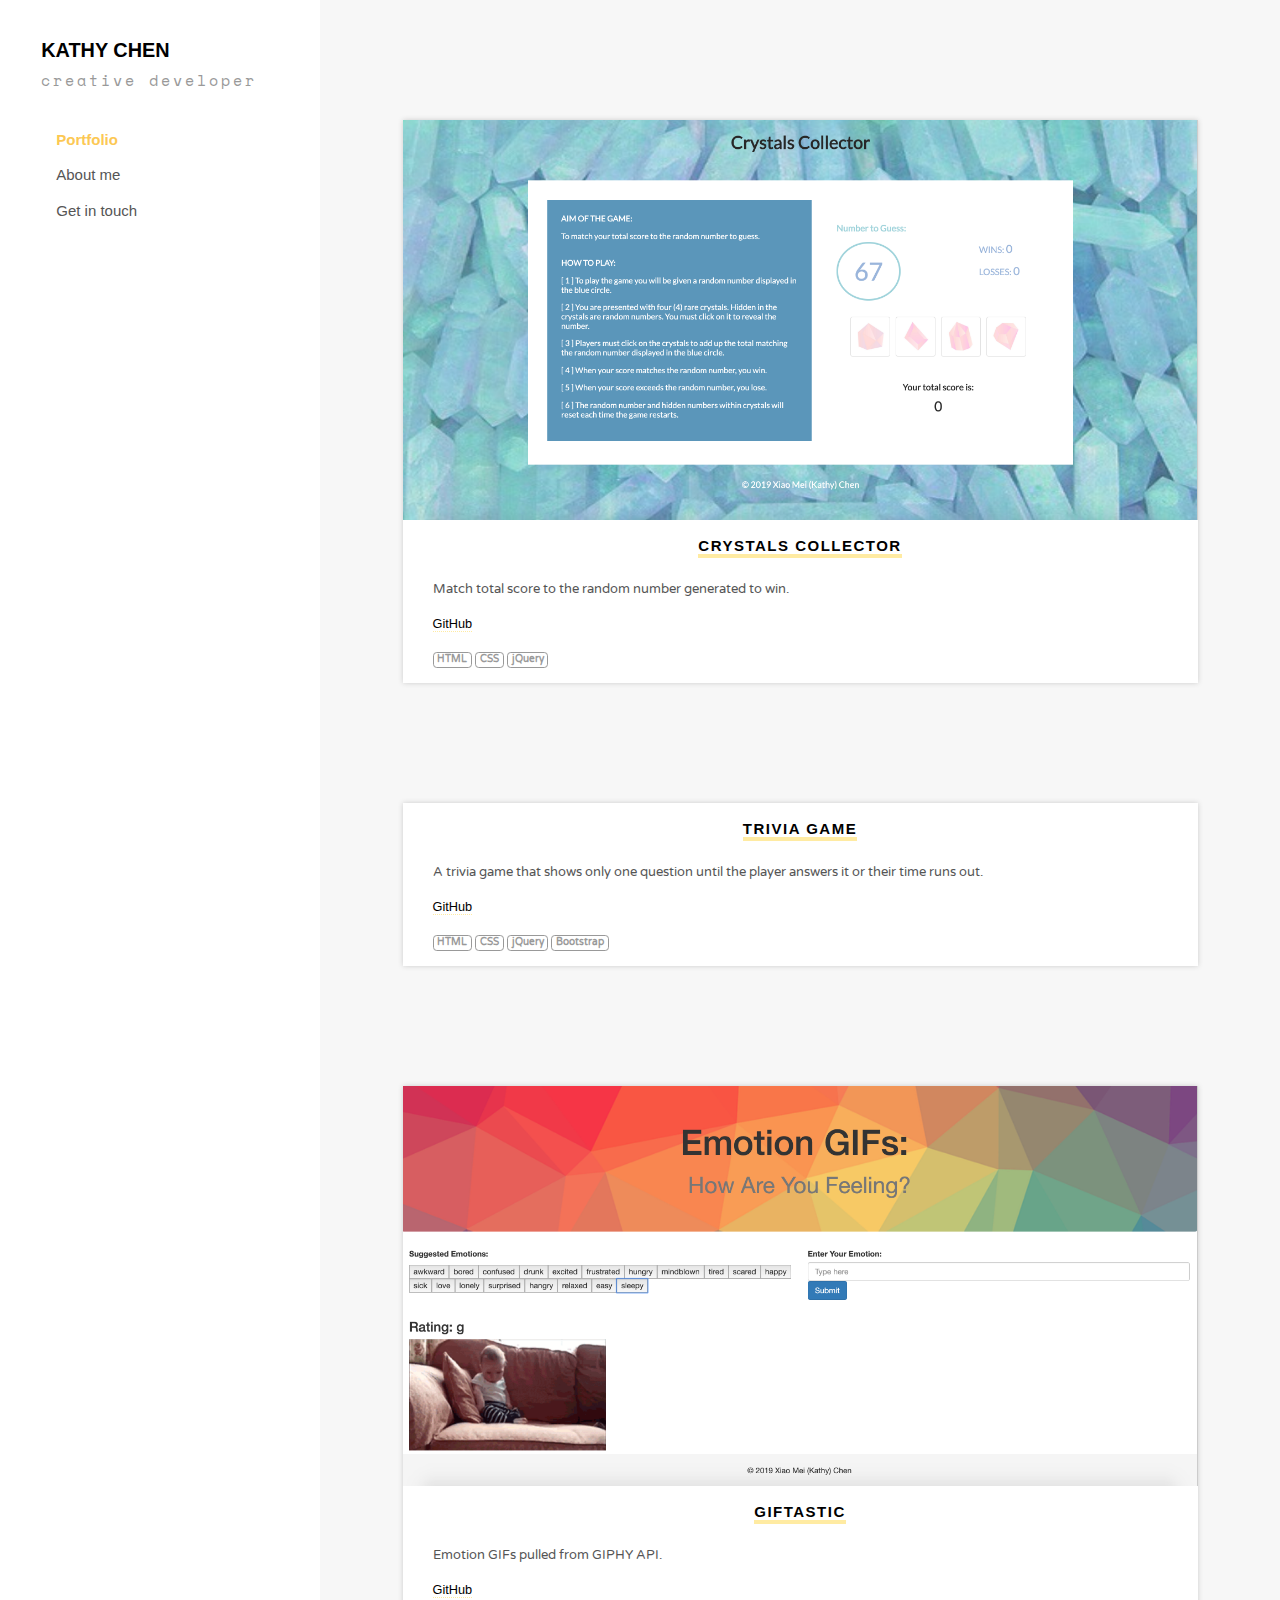
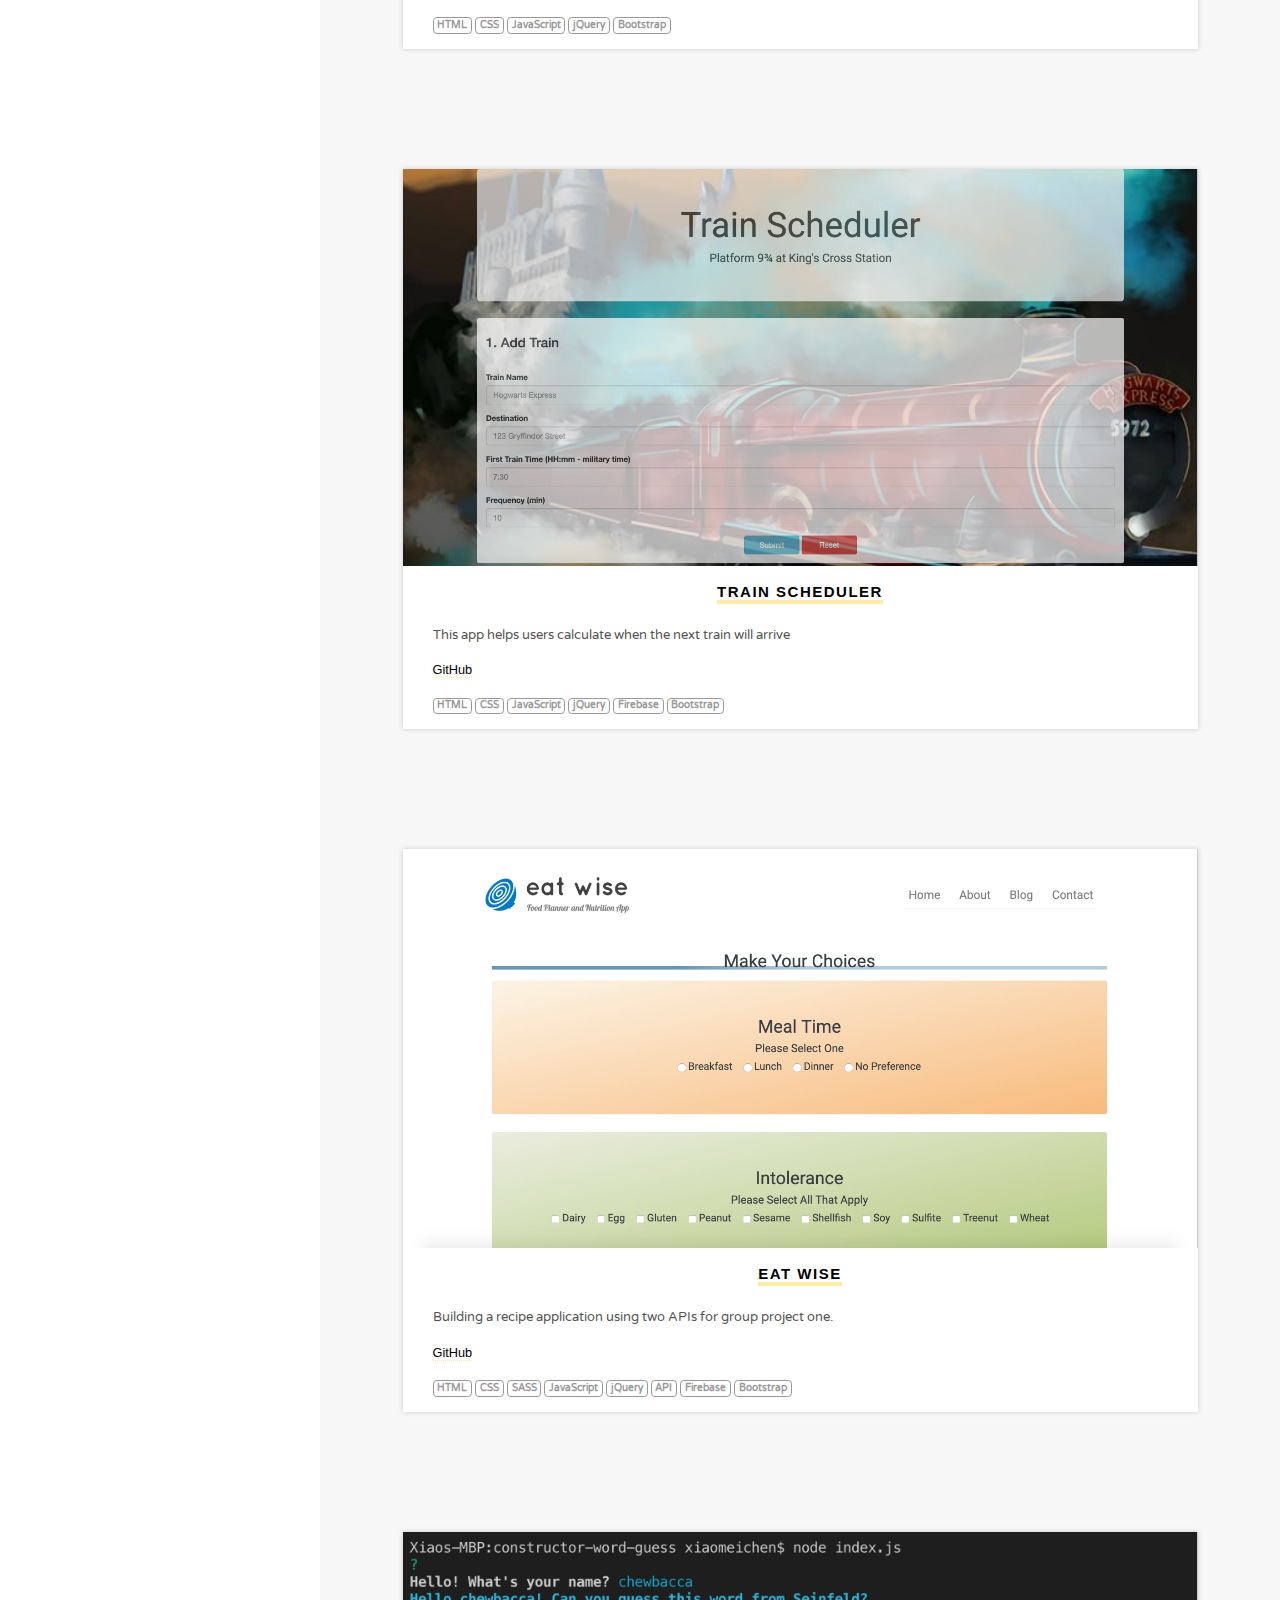
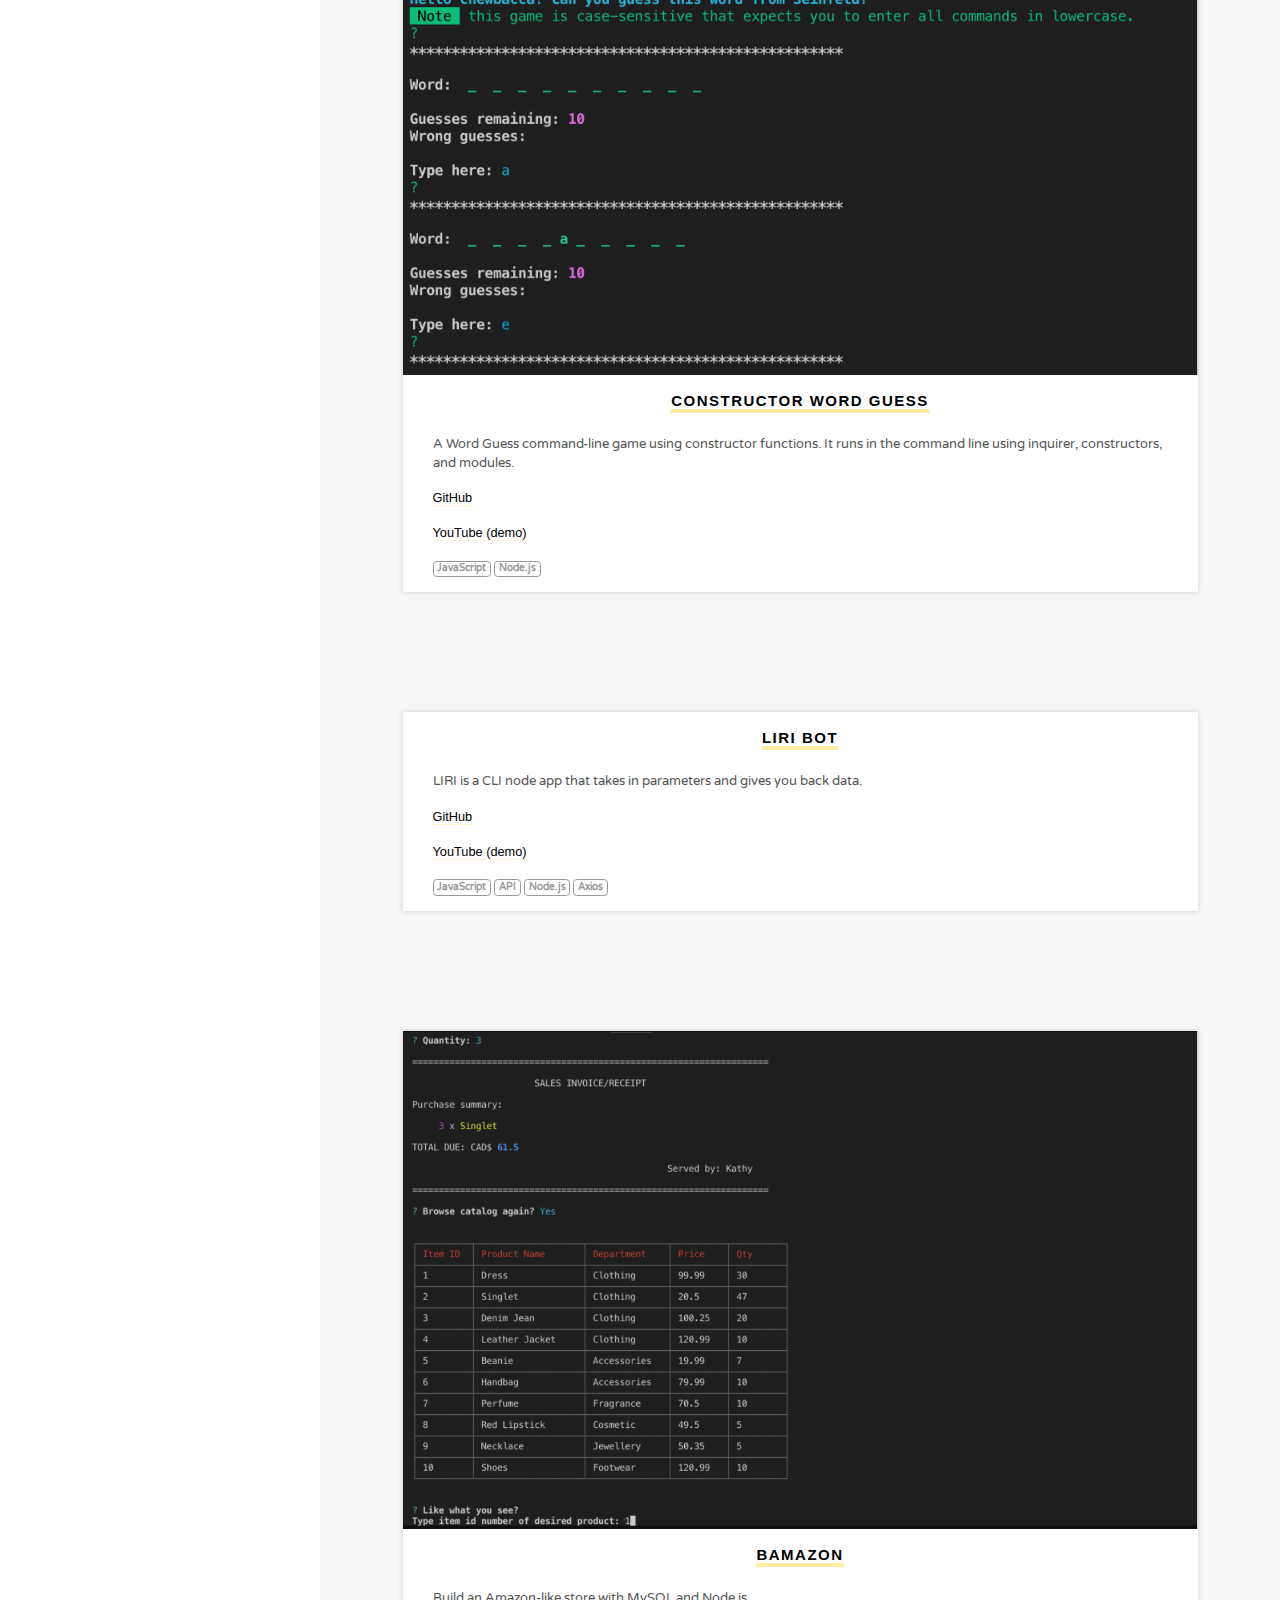
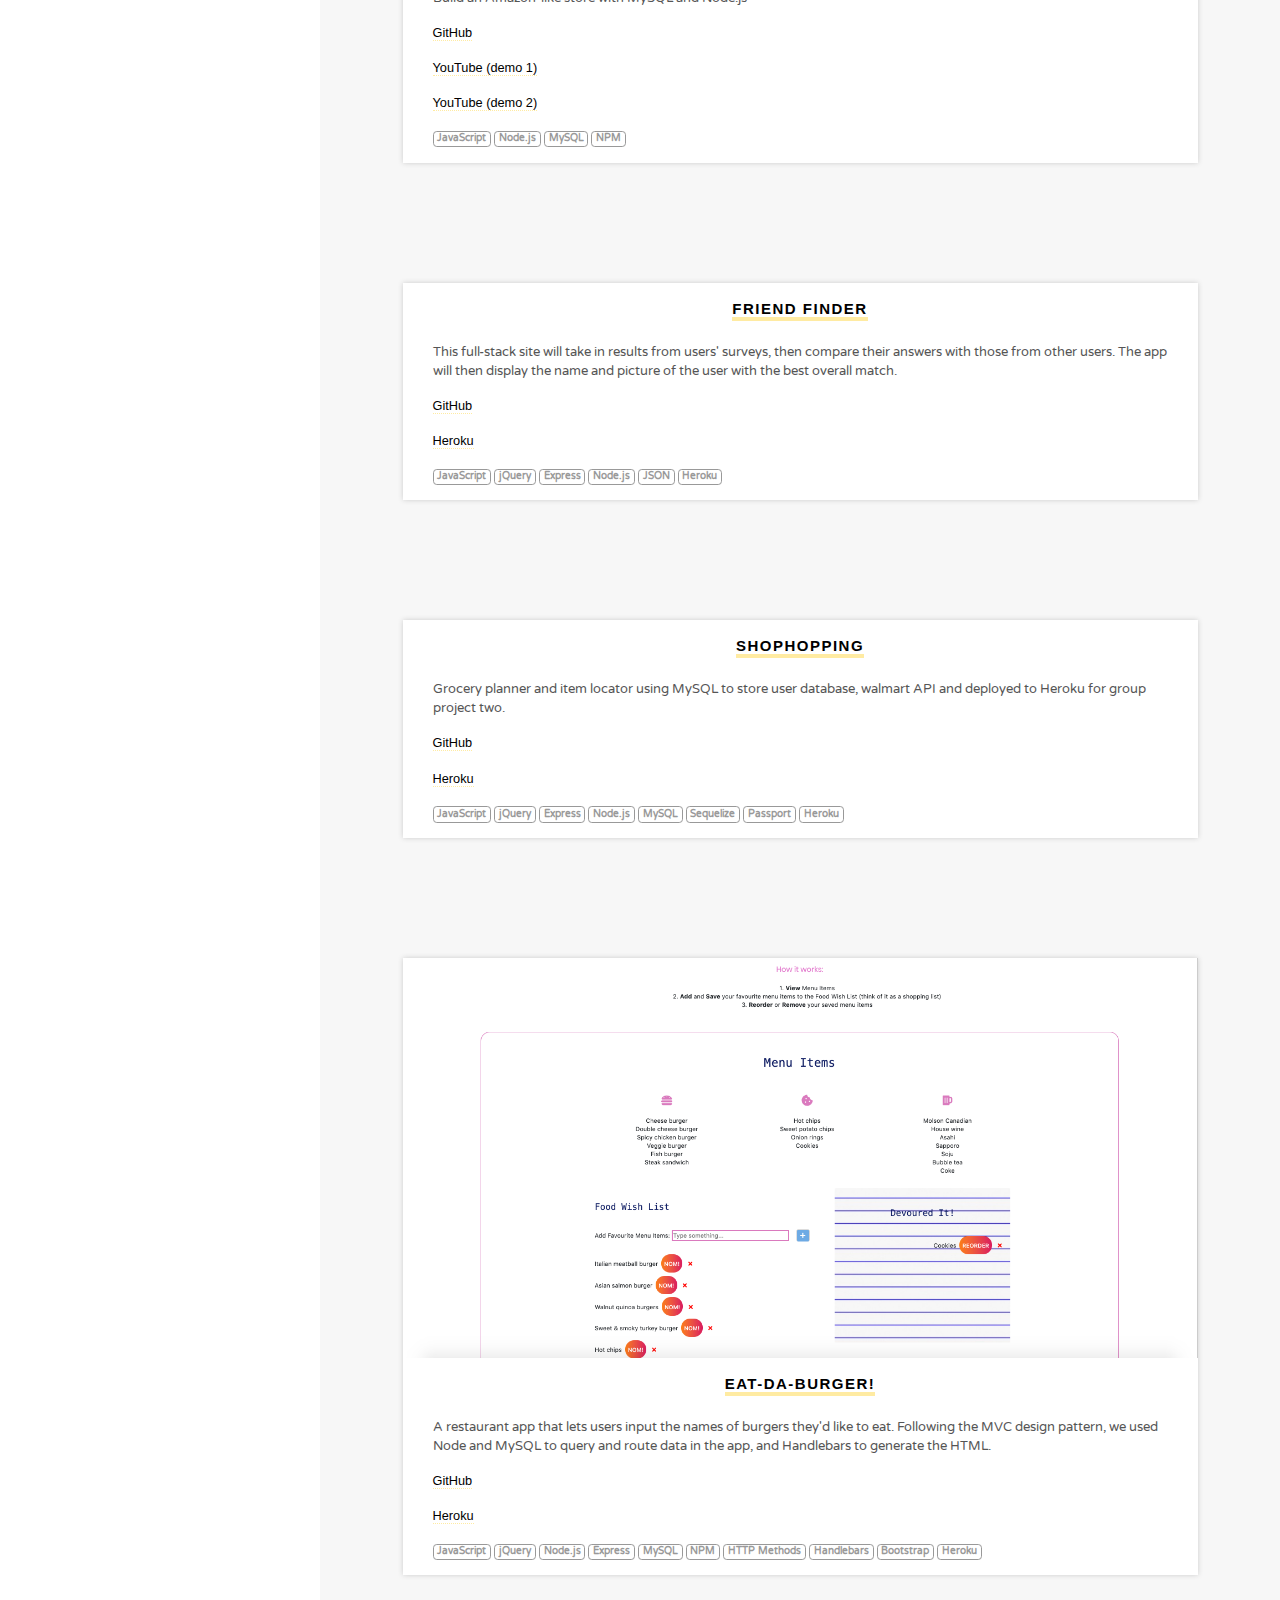
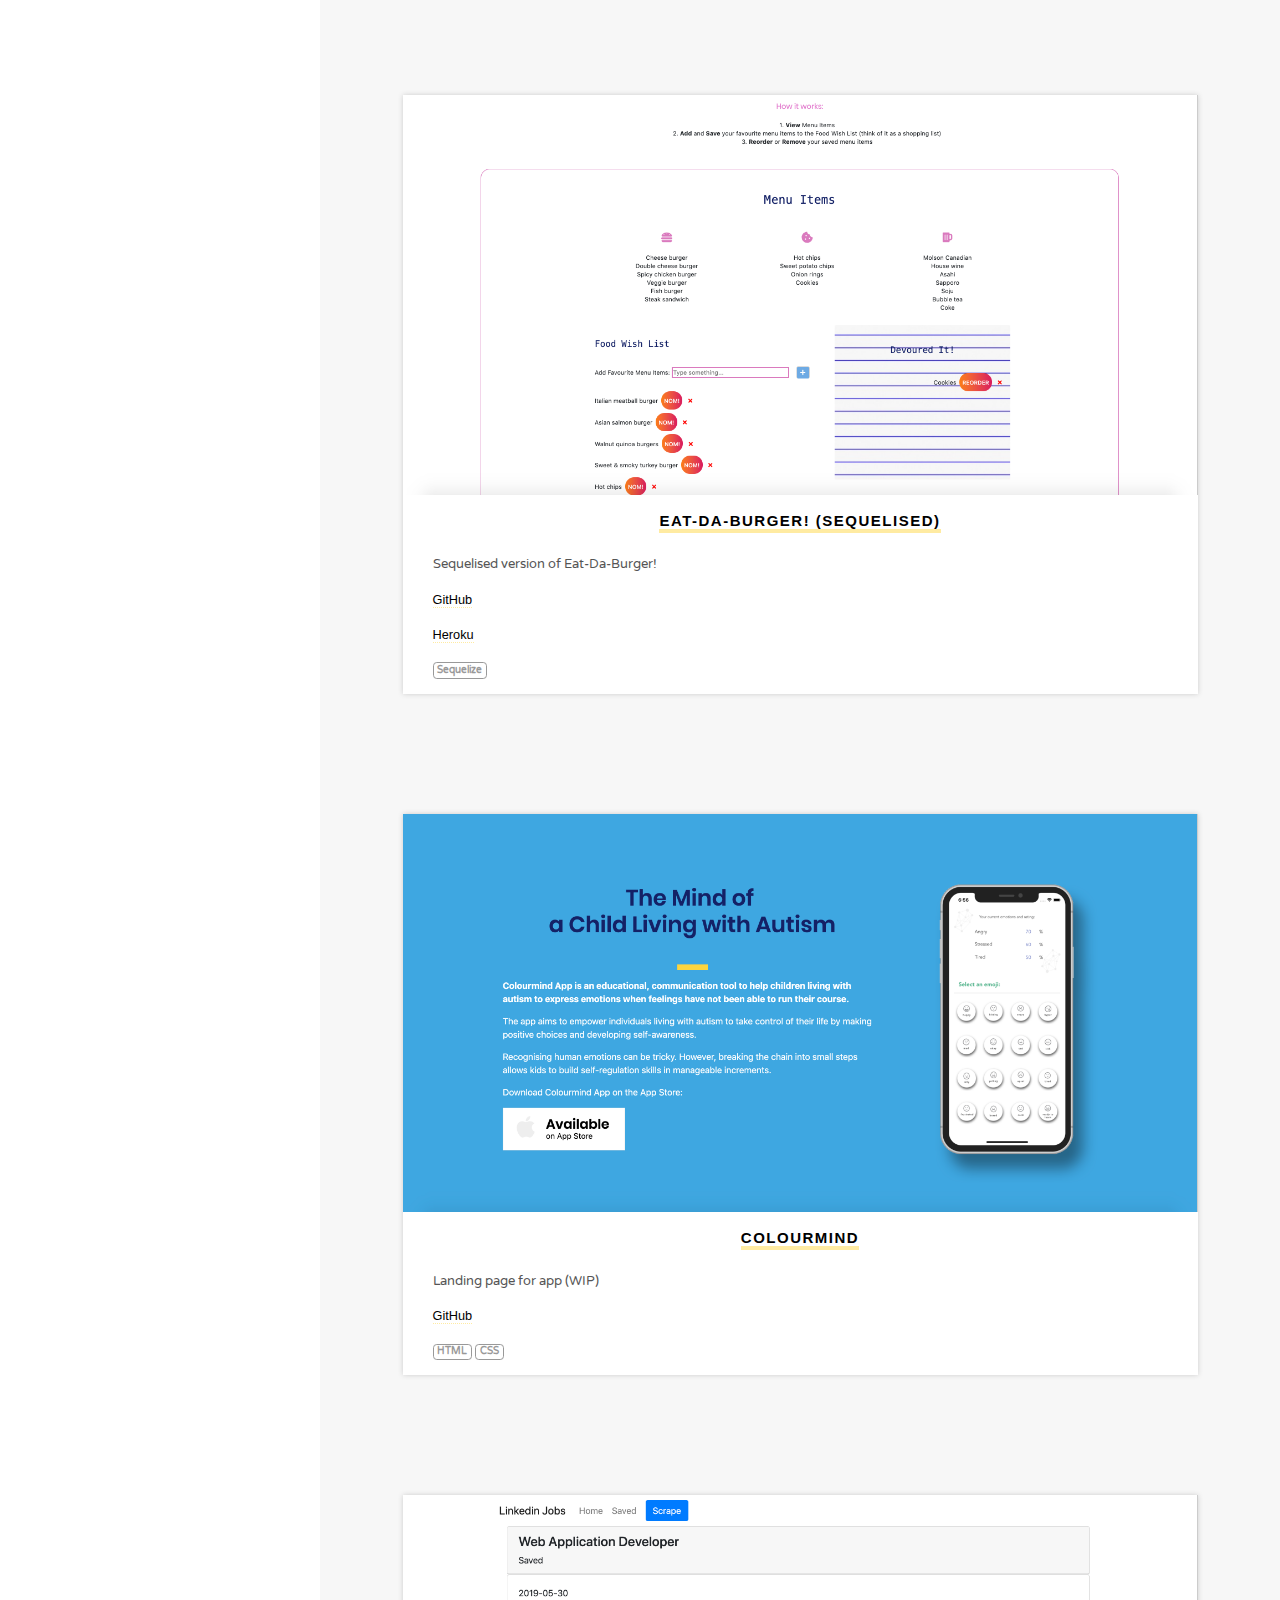
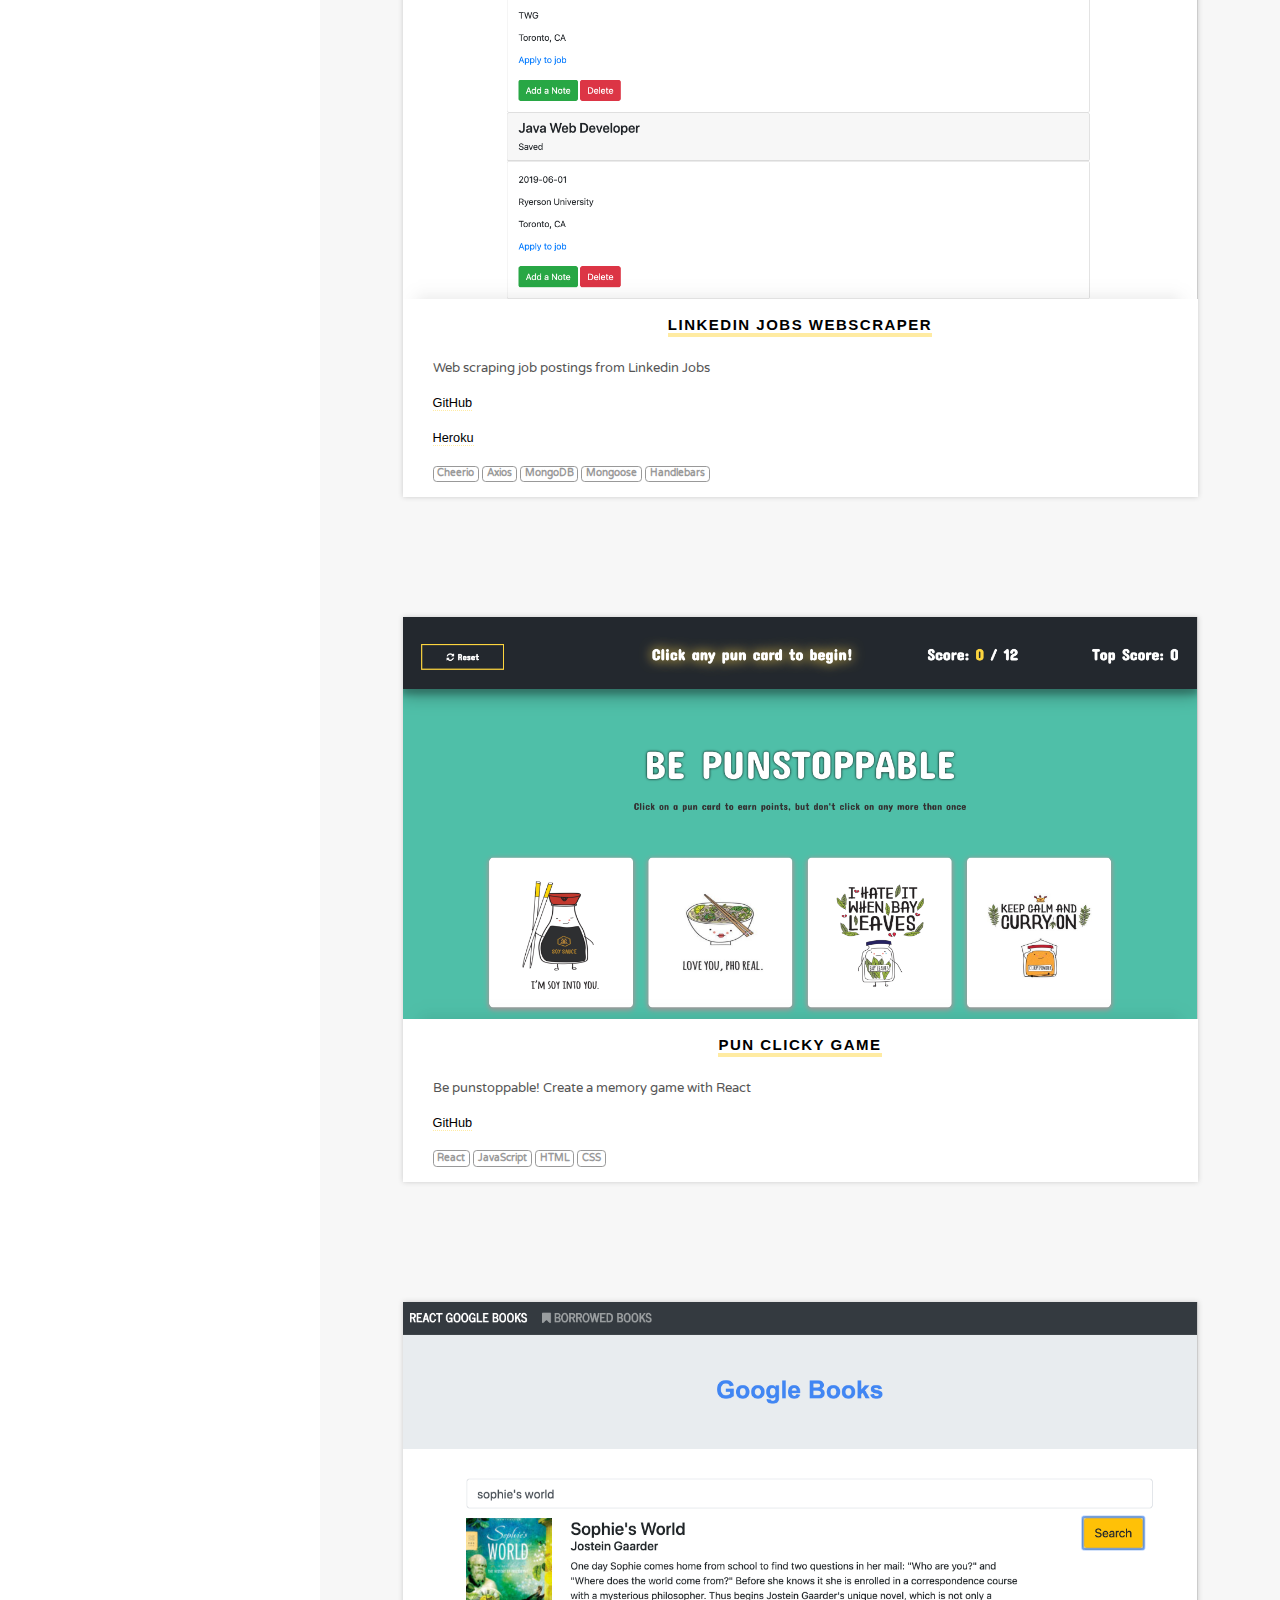
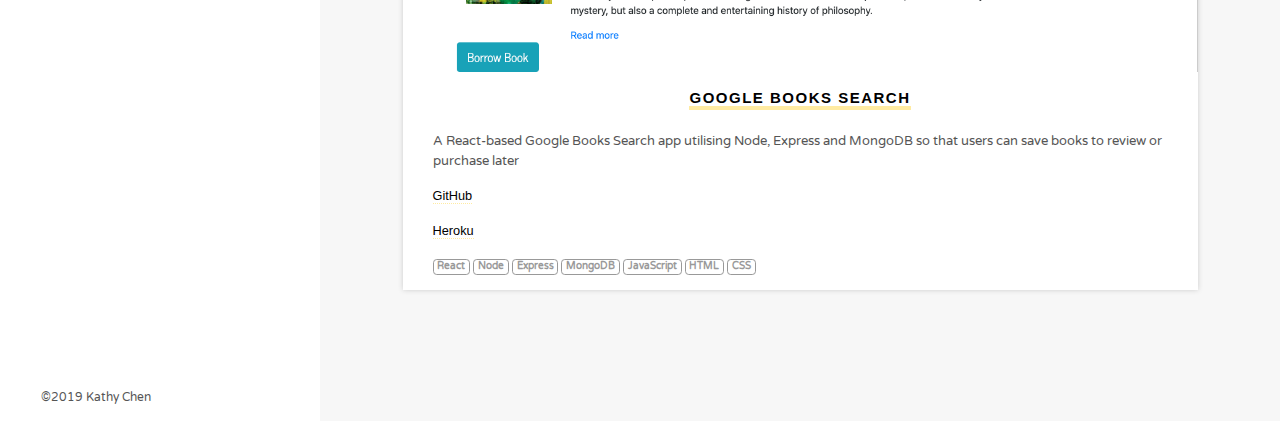
<file: index.html>
<!DOCTYPE html>
<html lang="en">

<head>

  <meta charset="UTF-8">
  <meta name="viewport" content="width=device-width, initial-scale=1, shrink-to-fit=no">
  <title>Kathy Chen • Portfolio</title>

  <!-- Favicon -->
  <link rel="shortcut icon" href="favicon.ico" type="image/x-icon" sizes="16x16">

  <!-- JavaScript File -->
  <script src="./assets/js/main.js"></script>

  <!-- Stylesheet -->
  <link rel="stylesheet" type="text/css" href="./assets/css/style.css">

  <!-- Font Awesome -->
  <link rel="stylesheet" href="https://use.fontawesome.com/releases/v5.8.2/css/all.css"
    integrity="sha384-oS3vJWv+0UjzBfQzYUhtDYW+Pj2yciDJxpsK1OYPAYjqT085Qq/1cq5FLXAZQ7Ay" crossorigin="anonymous">

  <!-- Boostrap -->
  <link rel="stylesheet" href="https://stackpath.bootstrapcdn.com/bootstrap/4.3.1/css/bootstrap.min.css"
    integrity="sha384-ggOyR0iXCbMQv3Xipma34MD+dH/1fQ784/j6cY/iJTQUOhcWr7x9JvoRxT2MZw1T" crossorigin="anonymous">

  <!-- Google Fonts -->
  <link href="https://fonts.googleapis.com/css?family=Dancing+Script|Gochi+Hand|Lobster+Two" rel="stylesheet">
  <link href="https://fonts.googleapis.com/css?family=Poppins:300,500,600" rel="stylesheet">
  <link href="https://fonts.googleapis.com/css?family=Varela+Round&display=swap" rel="stylesheet">
  <link href="https://fonts.googleapis.com/css?family=Space+Mono&display=swap" rel="stylesheet">
</head>

<body>
  <div id="all">
    <div class="container-fluid">
      <div class="row">
        <!-- Side Nav Bar -->
        <div id="sidebar" class="col-md-4 col-lg-3">
          <div class="sidebar-content">
            <h1 class="sidebar-heading"><a href="index.html">Kathy Chen</a></h1>
            <p class="sidebar-p">creative <i class="fas fa-times"></i> developer</p>
            <ul class="sidebar-menu">
              <!-- Home -->
              <li class="sidebar-item"><a href="index.html" class="sidebar-link active"><i
                    class="fas fa-angle-right"></i> Portfolio</a></li>
              <!-- About -->
              <li class="sidebar-item"></i><a href="about.html" class="sidebar-link"><i class="fas fa-angle-right"></i>
                  About me</a></li>
              <!-- Contact -->
              <li class="sidebar-item"></i><a href="contact.html" class="sidebar-link"><i
                    class="fas fa-angle-right"></i>
                  Get in touch</a></li>
            </ul>
            <div class="copyright text-left">
              <p>&copy;2019 Kathy Chen</p>
            </div>
            <!-- <p class="social">
              <a href="https://www.linkedin.com/in/kathychen89/"><i class="fab fa-linkedin"></i></a>
              <a href="https://github.com/xmkchen"><i class="fab fa-github"></i></a>
              <a href="mailto:kathychen.social@gmail.com" class="email"><i class="fa fa-envelope"></i></a>
            </p> -->
          </div>
        </div>
        <!--./ Side Nav Bar -->

        <!-- Portfolio -->
        <div class="col-md-8 col-lg-9 content-column">
          <div class="row grid">
            <!-- <h1>Portfolio</h1> -->
            <div class="col-md-12 col-lg-12 p-5">
              <div class="box-masonry"> <a href="https://xmkchen.github.io/unit-4-game" title=""
                  class="box-masonry-image with-hover-overlay with-hover-icon"><img
                    src="assets/images/crystals-collector.png" alt="" class="img-fluid"></a>
                <div class="box-masonry-text">
                  <h4> <a href="https://xmkchen.github.io/unit-4-game">Crystals Collector</a></h4>
                  <p>Match total score to the random number generated to win.
                    <p><a href="https://github.com/xmkchen/unit-4-game"> GitHub</a>
                    </p>
                    <span class="badge badge-default badge-outlined">HTML</span>
                    <span class="badge badge-default badge-outlined">CSS</span>
                    <span class="badge badge-default badge-outlined">jQuery</span>
                </div>
              </div>
            </div>
            <div class="col-md-12 col-lg-12 p-5">
              <div class="box-masonry">
                <div class="box-masonry-text">
                  <h4> <a href="https://xmkchen.github.io/TriviaGame">Trivia Game</a></h4>
                  <p>A trivia game that shows only one question until the player answers it or their time runs out.
                    <p><a href="https://github.com/xmkchen/TriviaGame"> GitHub</a>
                    </p>
                    <span class="badge badge-default badge-outlined">HTML</span>
                    <span class="badge badge-default badge-outlined">CSS</span>
                    <span class="badge badge-default badge-outlined">jQuery</span>
                    <span class="badge badge-default badge-outlined">Bootstrap</span>
                </div>
              </div>
            </div>
            <div class="col-md-12 col-lg-12 p-5">
              <div class="box-masonry"> <a href="https://xmkchen.github.io/GifTastic/" title=""
                  class="box-masonry-image with-hover-overlay with-hover-icon"><img src="assets/images/giftastic.png"
                    alt="" class="img-fluid"></a>
                <div class="box-masonry-text">
                  <h4> <a href="https://xmkchen.github.io/GifTastic/">Giftastic</a></h4>
                  <p>Emotion GIFs pulled from GIPHY API.
                    <p><a href="https://github.com/xmkchen/GifTastic"> GitHub</a>
                    </p>
                    <span class="badge badge-default badge-outlined">HTML</span>
                    <span class="badge badge-default badge-outlined">CSS</span>
                    <span class="badge badge-default badge-outlined">JavaScript</span>
                    <span class="badge badge-default badge-outlined">jQuery</span>
                    <span class="badge badge-default badge-outlined">Bootstrap</span>
                </div>
              </div>
            </div>
            <div class="col-md-12 col-lg-12 p-5">
              <div class="box-masonry"> <a href="https://xmkchen.github.io/TrainScheduler/" title=""
                  class="box-masonry-image with-hover-overlay with-hover-icon"><img
                    src="assets/images/train-scheduler.png" alt="" class="img-fluid"></a>
                <div class="box-masonry-text">
                  <h4> <a href="https://xmkchen.github.io/TrainScheduler/">Train Scheduler</a></h4>
                  <p>This app helps users calculate when the next train will arrive
                    <p><a href="https://github.com/xmkchen/TrainScheduler">
                        GitHub</a>
                    </p>
                    <span class="badge badge-default badge-outlined">HTML</span>
                    <span class="badge badge-default badge-outlined">CSS</span>
                    <span class="badge badge-default badge-outlined">JavaScript</span>
                    <span class="badge badge-default badge-outlined">jQuery</span>
                    <span class="badge badge-default badge-outlined">Firebase</span>
                    <span class="badge badge-default badge-outlined">Bootstrap</span>
                </div>
              </div>
            </div>
            <div class="col-md-12 col-lg-12 p-5">
              <div class="box-masonry"> <a href="https://amandat85.github.io/eat-wise/" title=""
                  class="box-masonry-image with-hover-overlay with-hover-icon"><img src="assets/images/eat-wise.png"
                    alt="" class="img-fluid"></a>
                <div class="box-masonry-text">
                  <h4> <a href="https://amandat85.github.io/eat-wise/">Eat Wise</a></h4>
                  <p>Building a recipe application using two APIs for group project one.
                    <p><a href="https://github.com/amandat85/eat-wise"> GitHub</a>
                    </p>
                    <span class="badge badge-default badge-outlined">HTML</span>
                    <span class="badge badge-default badge-outlined">CSS</span>
                    <span class="badge badge-default badge-outlined">SASS</span>
                    <span class="badge badge-default badge-outlined">JavaScript</span>
                    <span class="badge badge-default badge-outlined">jQuery</span>
                    <span class="badge badge-default badge-outlined">API</span>
                    <span class="badge badge-default badge-outlined">Firebase</span>
                    <span class="badge badge-default badge-outlined">Bootstrap</span>
                </div>
              </div>
            </div>
            <div class="col-md-12 col-lg-12 p-5">
              <div class="box-masonry"> <a href="https://github.com/xmkchen/constructor-word-guess" title=""
                  class="box-masonry-image with-hover-overlay with-hover-icon"><img
                    src="assets/images/constructor-word-guess.png" alt="" class="img-fluid"></a>
                <div class="box-masonry-text">
                  <h4> <a href="https://github.com/xmkchen/constructor-word-guess">Constructor Word Guess</a></h4>
                  <p>A Word Guess command-line game using constructor functions. It runs in the command line using
                    inquirer, constructors, and modules.
                    <p><a href="https://github.com/xmkchen/constructor-word-guess">
                        GitHub</a>
                    </p>
                    <p><a href="https://youtu.be/X8mk8gZmbDc"> YouTube (demo)</a>
                    </p>
                    <span class="badge badge-default badge-outlined">JavaScript</span>
                    <span class="badge badge-default badge-outlined">Node.js</span>
                </div>
              </div>
            </div>
            <div class="col-md-12 col-lg-12 p-5">
              <div class="box-masonry">
                <div class="box-masonry-text">
                  <h4> <a href="https://github.com/xmkchen/liri-node-app">LIRI Bot</a></h4>
                  <p>LIRI is a CLI node app that takes in parameters and gives you back data.
                    <p><a href="https://github.com/xmkchen/liri-node-app">
                        GitHub</a>
                    </p>
                    <p><a href="https://youtu.be/mys_RsMbCaE"> YouTube (demo)</a>
                    </p>
                    <span class="badge badge-default badge-outlined">JavaScript</span>
                    <span class="badge badge-default badge-outlined">API</span>
                    <span class="badge badge-default badge-outlined">Node.js</span>
                    <span class="badge badge-default badge-outlined">Axios</span>
                </div>
              </div>
            </div>
            <div class="col-md-12 col-lg-12 p-5">
              <div class="box-masonry"> <a href="https://github.com/xmkchen/bamazon" title=""
                  class="box-masonry-image with-hover-overlay with-hover-icon"><img src="assets/images/bamazon.png"
                    alt="" class="img-fluid"></a>
                <div class="box-masonry-text">
                  <h4><a href="https://github.com/xmkchen/bamazon">Bamazon</a></h4>
                  <p>Build an Amazon-like store with MySQL and Node.js</p>
                  <p><a href="https://github.com/xmkchen/bamazon">
                      GitHub</a>
                  </p>
                  <p><a href="https://youtu.be/OdQXpKfSzzA"> YouTube (demo 1)</a>
                  </p>
                  <p><a href="https://youtu.be/80f-NdNUz2U"> YouTube (demo 2)</a>
                  </p>
                  <span class="badge badge-default badge-outlined">JavaScript</span>
                  <span class="badge badge-default badge-outlined">Node.js</span>
                  <span class="badge badge-default badge-outlined">MySQL</span>
                  <span class="badge badge-default badge-outlined">NPM</span>
                </div>
              </div>
            </div>
            <div class="col-md-12 col-lg-12 p-5">
              <div class="box-masonry">
                <div class="box-masonry-text">
                  <h4> <a href="https://hello-friend-finder.herokuapp.com/">Friend Finder</a></h4>
                  <p>This full-stack site will take in results from users' surveys, then compare their answers with
                    those from other users. The app will then display the name and picture of the user with the best
                    overall match.</p>
                  <p><a href="https://github.com/xmkchen/friend-finder">
                      GitHub</a></p>
                  <p><a href="https://hello-friend-finder.herokuapp.com/">
                      Heroku</a></p>
                  <span class="badge badge-default badge-outlined">JavaScript</span>
                  <span class="badge badge-default badge-outlined">jQuery</span>
                  <span class="badge badge-default badge-outlined">Express</span>
                  <span class="badge badge-default badge-outlined">Node.js</span>
                  <span class="badge badge-default badge-outlined">JSON</span>
                  <span class="badge badge-default badge-outlined">Heroku</span>
                </div>
              </div>
            </div>
            <div class="col-md-12 col-lg-12 p-5">
              <div class="box-masonry">
                <div class="box-masonry-text">
                  <h4> <a href="https://grocery4less.herokuapp.com/">ShopHopping</a></h4>
                  <p>Grocery planner and item locator using MySQL to store user database, walmart API and deployed to
                    Heroku for group project two.</p>
                  <p><a href="https://github.com/legendarybrij/Project-2">
                      GitHub</a></p>
                  <p></i><a href="https://grocery4less.herokuapp.com/">
                      Heroku</a></p>
                  <span class="badge badge-default badge-outlined">JavaScript</span>
                  <span class="badge badge-default badge-outlined">jQuery</span>
                  <span class="badge badge-default badge-outlined">Express</span>
                  <span class="badge badge-default badge-outlined">Node.js</span>
                  <span class="badge badge-default badge-outlined">MySQL</span>
                  <span class="badge badge-default badge-outlined">Sequelize</span>
                  <span class="badge badge-default badge-outlined">Passport</span>
                  <span class="badge badge-default badge-outlined">Heroku</span>
                </div>
              </div>
            </div>
            <div class="col-md-12 col-lg-12 p-5">
              <div class="box-masonry"> <a href="https://hello-burger-2.herokuapp.com/" title=""
                  class="box-masonry-image with-hover-overlay with-hover-icon"><img
                    src="assets/images/eat-da-burger.png" alt="" class="img-fluid"></a>
                <div class="box-masonry-text">
                  <h4> <a href="https://hello-burger-2.herokuapp.com/">Eat-Da-Burger!</a></h4>
                  <p>A restaurant app that lets users input the names of burgers they'd like to eat.
                    Following the MVC design pattern, we used Node and MySQL to query and route data in the app, and
                    Handlebars to generate the HTML.</p>
                  <p><a href="https://github.com/xmkchen/burger2">
                      GitHub</a>
                  </p>
                  <p></i><a href="https://hello-burger-2.herokuapp.com/">
                      Heroku</a></p>
                  <span class="badge badge-default badge-outlined">JavaScript</span>
                  <span class="badge badge-default badge-outlined">jQuery</span>
                  <span class="badge badge-default badge-outlined">Node.js</span>
                  <span class="badge badge-default badge-outlined">Express</span>
                  <span class="badge badge-default badge-outlined">MySQL</span>
                  <span class="badge badge-default badge-outlined">NPM</span>
                  <span class="badge badge-default badge-outlined">HTTP Methods</span>
                  <span class="badge badge-default badge-outlined">Handlebars</span>
                  <span class="badge badge-default badge-outlined">Bootstrap</span>
                  <span class="badge badge-default badge-outlined">Heroku</span>
                </div>
              </div>
            </div>
            <div class="col-md-12 col-lg-12 p-5">
              <div class="box-masonry"> <a href="https://hello-sequelised-burger.herokuapp.com/" title=""
                  class="box-masonry-image with-hover-overlay with-hover-icon"><img
                    src="assets/images/eat-da-burger.png" alt="" class="img-fluid"></a>
                <div class="box-masonry-text">
                  <h4> <a href="https://hello-sequelised-burger.herokuapp.com">Eat-Da-Burger! (Sequelised)</a></h4>
                  <p>Sequelised version of Eat-Da-Burger!</p>
                  <p><a href="https://github.com/xmkchen/sequelisedBurger">
                      GitHub</a>
                  </p>
                  <p><a href="https://hello-sequelised-burger.herokuapp.com">
                      Heroku</a></p>
                  <span class="badge badge-default badge-outlined">Sequelize</span>
                </div>
              </div>
            </div>
            <div class="col-md-12 col-lg-12 p-5">
              <div class="box-masonry"> <a href="https://github.com/xmkchen/colourmind" title=""
                  class="box-masonry-image with-hover-overlay with-hover-icon"><img src="assets/images/colourmind.png"
                    alt="" class="img-fluid"></a>
                <div class="box-masonry-text">
                  <h4> <a href="https://github.com/xmkchen/colourmind">Colourmind</a></h4>
                  <p>Landing page for app (WIP)</p>
                  <p><a href="https://github.com/xmkchen/colourmind">
                      GitHub</a>
                  </p>
                  <span class="badge badge-default badge-outlined">HTML</span>
                  <span class="badge badge-default badge-outlined">CSS</span>
                </div>
              </div>
            </div>
            <div class="col-md-12 col-lg-12 p-5">
              <div class="box-masonry"> <a href="https://hello-jobs.herokuapp.com/" title=""
                  class="box-masonry-image with-hover-overlay with-hover-icon"><img src="assets/images/scrape.png"
                    alt="" class="img-fluid"></a>
                <div class="box-masonry-text">
                  <h4> <a href="https://hello-jobs.herokuapp.com/">Linkedin Jobs Webscraper</a></h4>
                  <p>Web scraping job postings from Linkedin Jobs</p>
                  <p><a href="https://github.com/xmkchen/web-scraping-job-postings">
                      GitHub</a>
                  </p>
                  <p><a href="https://hello-jobs.herokuapp.com/">
                      Heroku</a></p>
                  <span class="badge badge-default badge-outlined">Cheerio</span>
                  <span class="badge badge-default badge-outlined">Axios</span>
                  <span class="badge badge-default badge-outlined">MongoDB</span>
                  <span class="badge badge-default badge-outlined">Mongoose</span>
                  <span class="badge badge-default badge-outlined">Handlebars</span>
                </div>
              </div>
            </div>
            <div class="col-md-12 col-lg-12 p-5">
              <div class="box-masonry"> <a href="https://xmkchen.github.io/react-clicky-game/" title=""
                  class="box-masonry-image with-hover-overlay with-hover-icon"><img src="assets/images/clicky.png"
                    alt="" class="img-fluid"></a>
                <div class="box-masonry-text">
                  <h4> <a href="https://xmkchen.github.io/react-clicky-game/">Pun Clicky Game</a></h4>
                  <p>Be punstoppable! Create a memory game with React</p>
                  <p><a href="https://github.com/xmkchen/react-clicky-game">
                      GitHub</a>
                  </p>
                  <span class="badge badge-default badge-outlined">React</span>
                  <span class="badge badge-default badge-outlined">JavaScript</span>
                  <span class="badge badge-default badge-outlined">HTML</span>
                  <span class="badge badge-default badge-outlined">CSS</span>
                </div>
              </div>
            </div>
            <div class="col-md-12 col-lg-12 p-5">
              <div class="box-masonry"> <a href="https://hello-google-books.herokuapp.com/" title=""
                  class="box-masonry-image with-hover-overlay with-hover-icon"><img
                    src="assets/images/googlebooks.png" alt="" class="img-fluid"></a>
                <div class="box-masonry-text">
                  <h4> <a href="">Google Books Search</a></h4>
                  <p>A React-based Google Books Search app utilising Node, Express and MongoDB so that users can save
                    books to review or purchase later</p>
                  <p><a href="https://github.com/xmkchen/google-books-search">
                      GitHub</a>
                  </p>
                  <p><a href="https://hello-google-books.herokuapp.com/">
                      Heroku</a>
                  </p>
                  <span class="badge badge-default badge-outlined">React</span>
                  <span class="badge badge-default badge-outlined">Node</span>
                  <span class="badge badge-default badge-outlined">Express</span>
                  <span class="badge badge-default badge-outlined">MongoDB</span>
                  <span class="badge badge-default badge-outlined">JavaScript</span>
                  <span class="badge badge-default badge-outlined">HTML</span>
                  <span class="badge badge-default badge-outlined">CSS</span>
                </div>
              </div>
            </div>
          </div>
          <!--/. Portfolio -->
        </div>
      </div>
    </div>
  </div>

  <!-- Link to Bootstrap Scripts -->
  <script src="https://code.jquery.com/jquery-3.3.1.slim.min.js"
    integrity="sha384-q8i/X+965DzO0rT7abK41JStQIAqVgRVzpbzo5smXKp4YfRvH+8abtTE1Pi6jizo"
    crossorigin="anonymous"></script>
  <script src="https://cdnjs.cloudflare.com/ajax/libs/popper.js/1.14.7/umd/popper.min.js"
    integrity="sha384-UO2eT0CpHqdSJQ6hJty5KVphtPhzWj9WO1clHTMGa3JDZwrnQq4sF86dIHNDz0W1"
    crossorigin="anonymous"></script>
  <script src="https://stackpath.bootstrapcdn.com/bootstrap/4.3.1/js/bootstrap.min.js"
    integrity="sha384-JjSmVgyd0p3pXB1rRibZUAYoIIy6OrQ6VrjIEaFf/nJGzIxFDsf4x0xIM+B07jRM"
    crossorigin="anonymous"></script>

</body>

</html>
</file>
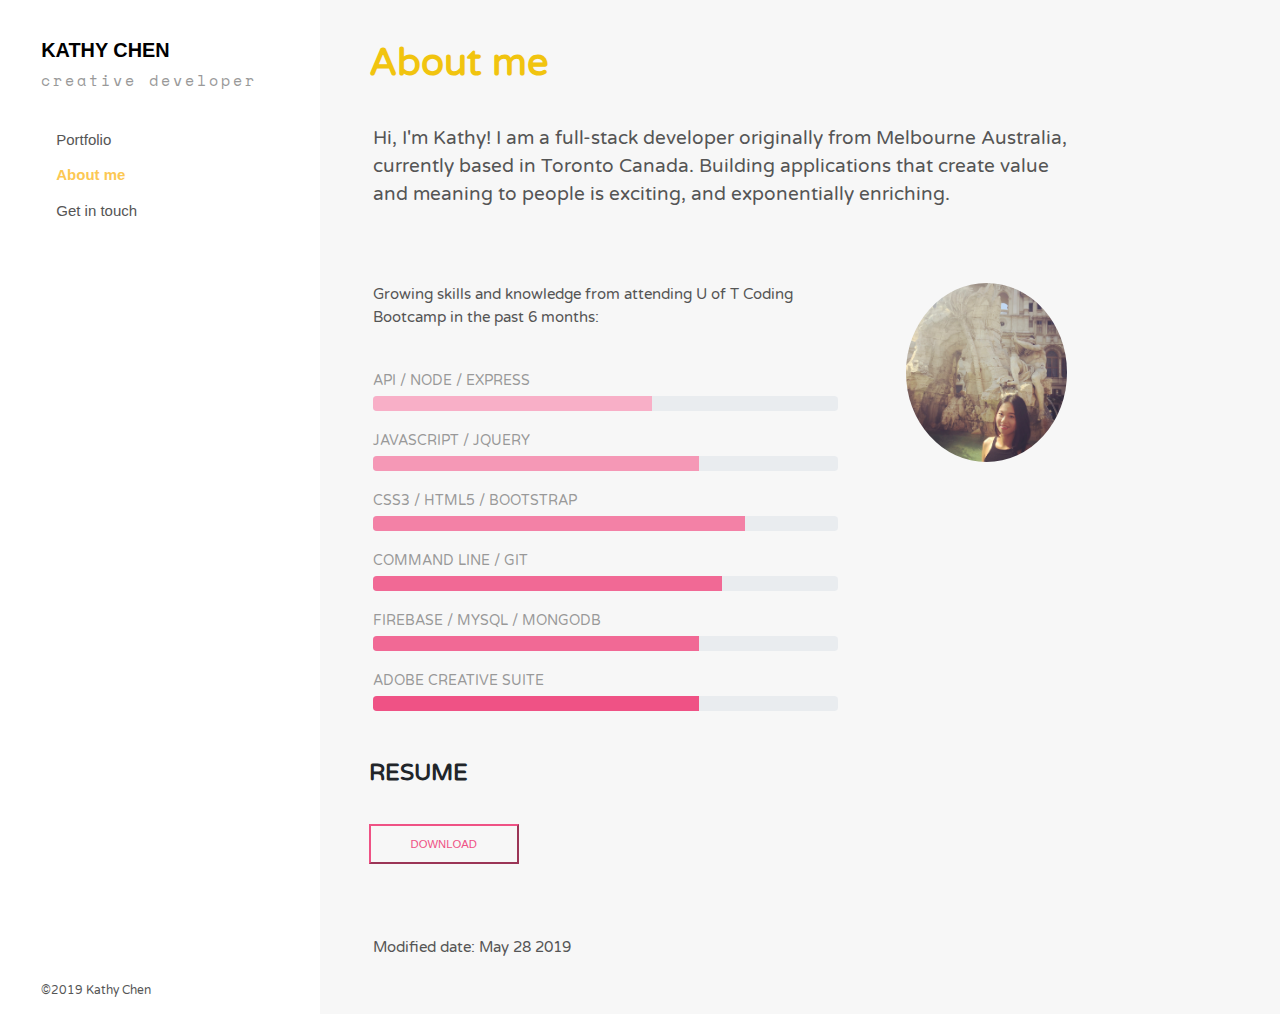
<file: about.html>
<!DOCTYPE html>
<html lang="en">

<head>

    <meta charset="UTF-8">
    <meta name="viewport" content="width=device-width, initial-scale=1, shrink-to-fit=no">
    <title>Kathy Chen • About</title>

    <!-- Favicon -->
    <link rel="shortcut icon" href="favicon.ico" type="image/x-icon" sizes="16x16">

    <!-- JavaScript File -->
    <script src="./assets/js/main.js"></script>

    <!-- Stylesheet -->
    <link rel="stylesheet" type="text/css" href="./assets/css/style.css">

    <!-- Font Awesome -->
    <link rel="stylesheet" href="https://use.fontawesome.com/releases/v5.8.2/css/all.css"
        integrity="sha384-oS3vJWv+0UjzBfQzYUhtDYW+Pj2yciDJxpsK1OYPAYjqT085Qq/1cq5FLXAZQ7Ay" crossorigin="anonymous">

    <!-- Boostrap -->
    <link rel="stylesheet" href="https://stackpath.bootstrapcdn.com/bootstrap/4.3.1/css/bootstrap.min.css"
        integrity="sha384-ggOyR0iXCbMQv3Xipma34MD+dH/1fQ784/j6cY/iJTQUOhcWr7x9JvoRxT2MZw1T" crossorigin="anonymous">

    <!-- Google Fonts -->
    <link href="https://fonts.googleapis.com/css?family=Dancing+Script|Gochi+Hand|Lobster+Two" rel="stylesheet">
    <link href="https://fonts.googleapis.com/css?family=Poppins:300,500,600" rel="stylesheet">
    <link href="https://fonts.googleapis.com/css?family=Varela+Round&display=swap" rel="stylesheet">
    <link href="https://fonts.googleapis.com/css?family=Space+Mono&display=swap" rel="stylesheet">
</head>

<body>
    <div id="all">
        <div class="container-fluid">
            <div class="row">
                <!-- Side Nav Bar -->
                <div id="sidebar" class="col-md-4 col-lg-3">
                    <div class="sidebar-content">
                        <h1 class="sidebar-heading"><a href="index.html">Kathy Chen</a></h1>
                        <p class="sidebar-p">creative <i class="fas fa-times"></i> developer</p>
                        <ul class="sidebar-menu">
                            <!-- Home -->
                            <li class="sidebar-item"><a href="index.html" class="sidebar-link"><i
                                        class="fas fa-angle-right"></i> Portfolio</a></li>
                            <!-- About -->
                            <li class="sidebar-item"></i><a href="about.html" class="sidebar-link active"><i
                                        class="fas fa-angle-right"></i>
                                    About me</a></li>
                            <!-- Contact -->
                            <li class="sidebar-item"></i><a href="contact.html" class="sidebar-link"><i
                                        class="fas fa-angle-right"></i>
                                    Get in touch</a></li>
                        </ul>
                        <!-- <p class="social">
                            <a href="https://www.linkedin.com/in/kathychen89/"><i class="fab fa-linkedin"></i></a>
                            <a href="https://github.com/xmkchen"><i class="fab fa-github"></i></a>
                            <a href="mailto:kathychen.social@gmail.com" class="email"><i class="fa fa-envelope"></i></a>
                        </p> -->
                        <div class="copyright text-left">
                            <p>&copy;2019 Kathy Chen</p>
                        </div>
                    </div>
                </div>
                <!--./ Side Nav Bar -->

                <!-- About -->
                <div class="col-md-8 col-lg-9 content-column white-background">
                    <div class="row">
                        <div class="col-xl-10">
                            <div class="content-column-content">
                                <h1>About me</h1>
                                <p class="lead">Hi, I'm Kathy! I am a full-stack developer originally from Melbourne
                                    Australia, currently based in Toronto Canada. Building applications that create value and meaning to people
                                        is exciting, and exponentially enriching.</p>
                                        <div class="row">
                                            <div class="col-md-8">
                                                <p>Growing skills and knowledge from attending U of
                                                    T Coding Bootcamp in the past 6 months:
                                                </p>
                                                <div class="skill-item">
                                                    <div class="progress-title">API / Node / Express</div>
                                                    <div class="progress">
                                                        <div role="progressbar" aria-valuenow="60" aria-valuemin="0"
                                                            aria-valuemax="100" style="width: 60%;"
                                                            class="progress-bar-skill1">
                                                            <span class="sr-only">60</span></div>
                                                    </div>
                                                </div>
                                                <div class="skill-item">
                                                    <div class="progress-title">JavaScript / jQuery</div>
                                                    <div class="progress">
                                                        <div role="progressbar" aria-valuenow="70" aria-valuemin="0"
                                                            aria-valuemax="100" style="width: 70%;"
                                                            class="progress-bar-skill2">
                                                            <span class="sr-only">70</span></div>
                                                    </div>
                                                </div>
                                                <div class="skill-item">
                                                    <div class="progress-title">CSS3 / HTML5 / Bootstrap</div>
                                                    <div class="progress">
                                                        <div role="progressbar" aria-valuenow="80" aria-valuemin="0"
                                                            aria-valuemax="100" style="width: 80%;"
                                                            class="progress-bar-skill3">
                                                            <span class="sr-only">80</span></div>
                                                    </div>
                                                </div>
                                                <div class="skill-item">
                                                    <div class="progress-title">Command Line / Git</div>
                                                    <div class="progress">
                                                        <div role="progressbar" aria-valuenow="75" aria-valuemin="0"
                                                            aria-valuemax="100" style="width: 75%;"
                                                            class="progress-bar-skill4">
                                                            <span class="sr-only">90</span></div>
                                                    </div>
                                                </div>
                                                <div class="skill-item">
                                                    <div class="progress-title">Firebase / MySQL / MongoDB</div>
                                                    <div class="progress">
                                                        <div role="progressbar" aria-valuenow="70" aria-valuemin="0"
                                                            aria-valuemax="100" style="width: 70%;"
                                                            class="progress-bar-skill4">
                                                            <span class="sr-only">90</span></div>
                                                    </div>
                                                </div>
                                                <div class="skill-item">
                                                    <div class="progress-title">Adobe Creative Suite</div>
                                                    <div class="progress">
                                                        <div role="progressbar" aria-valuenow="70" aria-valuemin="0"
                                                            aria-valuemax="100" style="width: 70%;"
                                                            class="progress-bar-skill5">
                                                            <span class="sr-only">70</span></div>
                                                    </div>
                                                </div>
                                            </div>
                                            <div class="col-md-4">
                                                <p><img src="assets/images/kathy-in-rome.jpeg" alt="This is me"
                                                        class="image rounded-circle img-fluid mx-auto d-block"></p>
                                            </div>
                                        </div>
                                        <h4 class="text-uppercase">Resume</h4>
                                        <div>
                                            <a href="https://drive.google.com/open?id=191jKW9p3v7Rgd73KDLrdTLmVgPMdiSA4"
                                                download>
                                                <button class="btn-download"><i class="fa fa-download"></i>
                                                    Download</button>
                                        </div>
                                        <p>Modified date: May 28 2019</p>
                            </div>
                        </div>
                    </div>
                </div>
            </div>
        </div>
        <!--/. About -->
    </div>

    <!-- Link to Bootstrap Scripts -->
    <script src="https://code.jquery.com/jquery-3.3.1.slim.min.js"
        integrity="sha384-q8i/X+965DzO0rT7abK41JStQIAqVgRVzpbzo5smXKp4YfRvH+8abtTE1Pi6jizo"
        crossorigin="anonymous"></script>
    <script src="https://cdnjs.cloudflare.com/ajax/libs/popper.js/1.14.7/umd/popper.min.js"
        integrity="sha384-UO2eT0CpHqdSJQ6hJty5KVphtPhzWj9WO1clHTMGa3JDZwrnQq4sF86dIHNDz0W1"
        crossorigin="anonymous"></script>
    <script src="https://stackpath.bootstrapcdn.com/bootstrap/4.3.1/js/bootstrap.min.js"
        integrity="sha384-JjSmVgyd0p3pXB1rRibZUAYoIIy6OrQ6VrjIEaFf/nJGzIxFDsf4x0xIM+B07jRM"
        crossorigin="anonymous"></script>

</body>

</html>
</file>
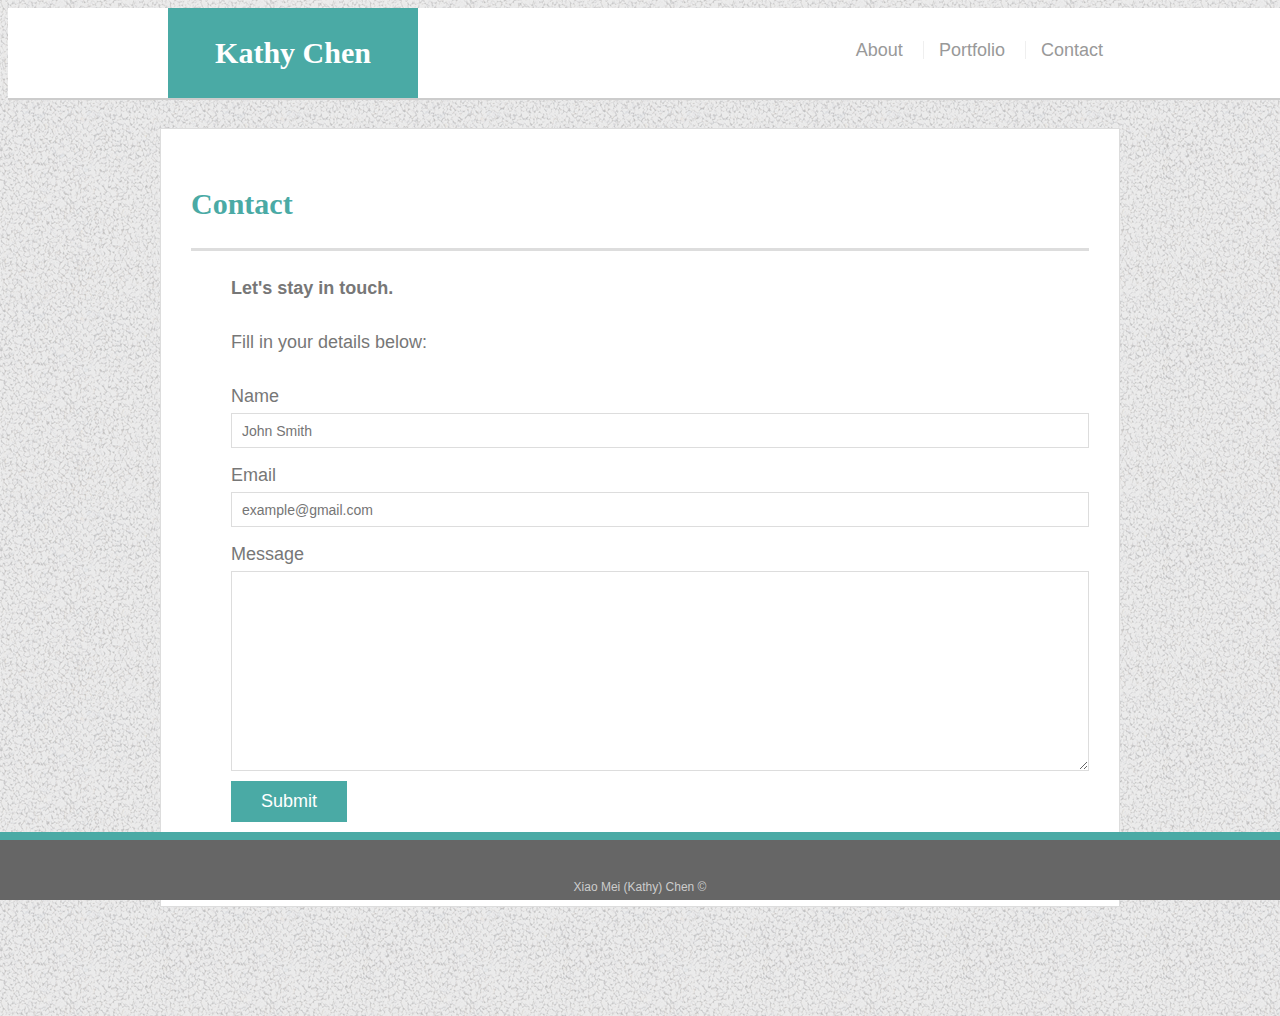
<file: contact.html>
<!doctype html>
<html lang="en-us">

<head>
  <meta charset="UTF-8">
  <meta name="viewport" content="width=device-width, initial-scale=1.0">
  <title>Contact | Kathy Chen</title>
  <link rel="stylesheet" type="text/css" href="assets/style.css">
  <link rel="stylesheet" href="https://cdnjs.cloudflare.com/ajax/libs/font-awesome/4.7.0/css/font-awesome.min.css">
</head>

<body>

  <header id="masthead">
    <div class="container">
      <a href="index.html" id="logo">Kathy Chen</a>
      <nav>
        <a href="index.html">About</a>
        <a href="portfolio.html">Portfolio</a>
        <a href="contact.html">Contact</a>
      </nav>
    </div>
  </header>

  <div id="main-container" class="container">
    <section class="main-section">
      <h1>Contact</h1>

      <form id="contact-form">
        <ul>
            <p><strong>Let's stay in touch.</strong></p>
            <p>Fill in your details below:</p>
          <li>
            <label for="name">Name</label>
            <input type="text" id="name" name="name" placeholder="John Smith" required="required">
          </li>
          <li>
            <label for="email">Email</label>
            <input type="email" id="email" name="email" placeholder="example@gmail.com" required="required">
          </li>
          <li>
            <label for="message">Message</label>
            <textarea id="message" name="message" required="required"></textarea>
          </li>
        <input type="submit">
        </ul>
      </form>
      
      <p><a href="https://github.com/xmkchen" class="fa fa-github" target="_blank"> My GitHub</a></p>
    </section>

  </div>

  <footer>
    <div class="container">
      Xiao Mei (Kathy) Chen &copy; 
    </div>
  </footer>
</body>

</html>
</file>
<file: assets/css/style.css>
body, html {
  background: #f7f7f7;
  font-family: "Poppins", sans-serif;
  font-size: 15px;
  font-weight: 300;
  line-height: 1.5em;
  position: relative;
  scroll-behavior: smooth;
  margin: 0;
  padding: 0;
}

/*-------------------------------------------------
# general
-------------------------------------------------*/

#all {
  background: #f7f7f7;
}

h3 {
  color: #222222;
  line-height: 1.5em;
  margin-bottom: 0;
  margin-top: 0;
  font-weight: 500;
  font-family: 'Varela Round', sans-serif;
}

h2 {
  margin-bottom: 0;
  margin-top: 0;
  font-weight: 600;
  color: #222222;
}

h1 {
  margin-bottom: 1rem;
  font-weight: 700;
  line-height: 1.2;
  font-size: 3rem;
  font-weight: 700;
  color: #f1c40f;
  outline-color: #000;
}

/*-------------------------------------------------
# side nav bar
-------------------------------------------------*/

#sidebar {
  padding-top: 0.125rem;
  background: #ffffff;
  width: 100%;
  margin: 0 auto;
}

.sidebar-content {
  padding-top: 2.5rem;
  padding-left: 1.75rem;
  padding-right: 1.25rem;
  padding-bottom: 1.25rem;
}

.sidebar-heading {
  font-family: "Roboto", Helvetica, Arial, sans-serif;
  font-stretch: condensed;
  font-size: 1.325rem;
  text-transform: uppercase;
  font-weight: 700;
  margin-bottom: 0.39rem;
}

.sidebar-heading a {
  color: #000;
  text-decoration: none;
  transition: all 0.3s;
}

.sidebar-heading a:hover {
  border-bottom: dotted 1px #fcc853;
  color: #000;
  text-decoration: none;
}

.sidebar-p {
  color: #999;
  font-size: 1.175;
  font-weight: 200;
  margin-bottom: 2.5rem;
  letter-spacing: 0.2rem;
  font-family: 'Space Mono', monospace;
}

.sidebar-menu .fas {
  margin: 0 0.85rem 0 -0.1rem;
}

.sidebar-menu {
  list-style-type: none;
  padding-left: 0.25rem;
  margin-bottom: 2.5rem;
  width: 100%;
}

.sidebar-item {
  margin-bottom: 0.85rem;
  font-size: 2.175;
  font-weight: 400;
}

.sidebar-item a:hover {
  text-decoration: none;
  color: #fcc853;
}

.sidebar-link:before {
  color: #999;
}

.sidebar-link.active {
  color: #fcc853;
  font-weight: bold;
}

.sidebar-link.active::before {
  color: #fcc853;
}

.sidebar-link:hover::before {
  color: #fcc853;
}

.sidebar-link {
  color: #555;
}

.grid {
  padding: 2.5rem;
  overflow: hidden;
}

/*-------------------------------------------------
# social media 
-------------------------------------------------*/

.social {
  margin: 0.25rem;
  height: 100%;
  padding: 0.5rem;
}

.social a {
  margin: 0 0.425rem 0.425rem 0;
  color: #fff;
  display: inline-block;
  width: 2.5rem;
  height: 2.5rem;
  border-radius: 1.25rem;
  line-height: 2.5rem;
  font-size: 1.1075rem;
  text-align: center;
  transition: all 0.3s;
  vertical-align: left;
  border: solid 1px #999;
  color: #999;
  transition: all 0.3s;
}

p.social a:hover {
  color: #fcc853;
  border-color: #fcc853;
}

p.social.social--big a {
  width: 3.75rem;
  height: 3.75rem;
  border-radius: 1.875rem;
  line-height: 3.75rem;
  font-size: 1.56rem;
}

p.social.social--big i {
  line-height: 3.75rem;
}

.social-link a {
  color: #999;
}

.social-link a:hover {
  color: #fcc853;
}

/*-------------------------------------------------
# copyright
-------------------------------------------------*/

.sidebar-content .copyright {
  color: #555;
  font-size: 0.8125rem;
  display: flex;
  align-items: flex-end;
  position: absolute;
  bottom: 0;
  width: 100%;
  font-family: 'Varela Round', sans-serif;
}

/*-------------------------------------------------
# portfolio - box masonry 
-------------------------------------------------*/

.content-column {
  padding-top: 2.5rem;
  padding-left: 1.25rem;
  padding-right: 1.25rem;
  padding-bottom: 1.25rem;
  width: 100%;
}

@media (min-width: 768px) {
  .content-column {
    padding-left: 2.5rem;
    padding-right: 2.5rem;
  }
}

.masonry-item {
  margin-bottom: 2rem;
}

.box-masonry {
  background: #fff;
  position: relative;
  -webkit-box-shadow: 0 0 5px #ccc;
  box-shadow: 0 0 5px #ccc;
  -webkit-transition: all 0.3s;
  transition: all 0.3s;
  overflow: hidden;
  text-overflow: ellipsis;
  margin-bottom: 2rem;
}

.box-masonry h4 {
  font-size: 1rem;
  line-height: 1.5;
  font-weight: 700;
  text-transform: uppercase;
  letter-spacing: 0.1em;
  margin-bottom: 1.5rem;
  text-align: center;
}

.box-masonry h4 a:hover {
  border-bottom: solid 4px #ffeba2;
  color: #000;
  text-decoration: none;
}

.box-masonry h4 a {
  border-bottom: solid 4px #ffeba2;
  color: #000;
  text-decoration: none;
}

.box-masonry-text a {
  border-bottom: dotted 1px #ffeba2;
  color: #000;
  font-family: "Roboto", Helvetica, Arial, sans-serif;
}

.box-masonry-text a:hover {
  border-bottom: dotted 2px #ffeba2;
  color: #000;
  text-decoration: none;
}

.box-masonry .box-masonry-text {
  padding: 1rem 2rem 1rem;
  color: #555;
  font-size: 0.85rem;
  font-family: 'Varela Round', sans-serif;
}

/* .box-masonry:hover {
  margin-top: -5px;
  -webkit-box-shadow: 0 2px 20px rgba(0, 0, 0, 0.2);
  box-shadow: 0 2px 20px rgba(0, 0, 0, 0.2);
} */

.box-masonry .box-masonry-image {
  display: block;
  position: relative;
  min-height: 6.25rem;
  background: #ccc;
}

.box-masonry .box-masonry-image:hover {
  text-decoration: none;
}

.box-masonry h2:last-child, .box-masonry p:last-child {
  margin-bottom: 0;
}

.box-masonry .box-masonry-image.with-hover-overlay:before {
  display: block;
  position: absolute;
  background: #fff;
  opacity: 0;
  width: 100%;
  height: 100%;
  left: 0;
  top: 0;
  -webkit-transition: all 0.3s;
  transition: all 0.3s;
}

.box-masonry .box-masonry-image.with-hover-icon:after {
  display: block;
  position: absolute;
  width: 100%;
  left: 0;
  top: 50%;
  -webkit-transform: translate(0, -50%);
  transform: translate(0, -50%);
  opacity: 0;
  -webkit-transition: all 0.3s;
  transition: all 0.3s;
  text-align: center;
  font-size: 3.125rem;
  color: #555;
}

.box-masonry .box-masonry-image:hover {
  text-decoration: none;
}

/*-------------------------------------------------
# badges
-------------------------------------------------*/

.badge {
  display: inline-block;
  font-size: 11px;
  font-weight: 600;
  padding: 3px 6px;
  border: 1px solid transparent;
  min-width: 10px;
  line-height: 1;
  color: #fff;
  text-align: center;
  white-space: nowrap;
  vertical-align: middle;
  border-radius: 99999px
}

.badge.badge-default {
  background-color: #999;
}

.badge.badge-outlined {
  background-color: transparent
}

.badge.badge-outlined.badge-default {
  border-color: #999;
  color: #999;
}

/*-------------------------------------------------
# about
-------------------------------------------------*/

.progress-title {
  font-weight: 00;
  text-transform: uppercase;
  color: #999;
  font-size: 0.9rem;
  line-height: 2rem;
  margin-left: 2.5rem;
}

.progress-bar-skill1 {
  background: #f8afc7;
}

.progress-bar-skill2 {
  background: #f598b6;
}

.progress-bar-skill3 {
  background: #f381a6;
}

.progress-bar-skill4 {
  background: #f16995;
}

.progress-bar-skill5 {
  background: #ef5285;
}

.skill-item {
  margin-bottom: 1rem;
  font-family: 'Varela Round', sans-serif;
}

.skill-item:last-of-type {
  margin-bottom: 3rem;
}

.progress {
  height: 2.5rem;
  border-radius: 0;
  margin-left: 2.5rem;
}

.quotation {
  font-size: 30px; //margin: 0 auto;
  quotes: "\201C""\201D""\2018""\2019";
  padding: 10px 20px;
  line-height: 1.4;
}

.quotation:before {
  content: open-quote;
  display: inline;
  height: 0;
  line-height: 0;
  left: -10px;
  position: relative;
  top: 30px;
  color: #ccc;
  font-size: 3em;
}

.quotation::after {
  content: close-quote;
  display: inline;
  height: 0;
  line-height: 0;
  left: 10px;
  position: relative;
  top: 35px;
  color: #ccc;
  font-size: 3em;
}

.btn-download {
  color: #ef5285;
  background-color: transparent;
  background-image: none;
  border-color: #ef5285;
  padding: 0.65rem;
  width: 10rem;
  text-transform: uppercase;
  font-size: 0.75rem;
  margin: 2.25rem;
  font-weight: 500;
  transition: color 0.15s ease-in-out, background-color 0.15s ease-in-out, border-color 0.15s ease-in-out, -webkit-box-shadow 0.15s ease-in-out;
  transition: color 0.15s ease-in-out, background-color 0.15s ease-in-out, border-color 0.15s ease-in-out, box-shadow 0.15s ease-in-out;
  transition: color 0.15s ease-in-out, background-color 0.15s ease-in-out, border-color 0.15s ease-in-out, box-shadow 0.15s ease-in-out, -webkit-box-shadow 0.15s ease-in-out;
}

.btn-download:hover {
  color: #fff;
  background-color: #ef5285;
  border-color: #ef5285;
}

/*-------------------------------------------------
# contact
-------------------------------------------------*/

.contact-form {
  margin: 2.5rem;
  font-family: "Roboto", Helvetica, Arial, sans-serif;
  text-transform: uppercase;
  letter-spacing: 0.1em;
  font-size: 0.75rem;
  line-height: 1.5;
}

.form-control {
  padding: 0.375rem;
  font-size: 1rem;
  line-height: 1.5;
  color: #252525;
  background-color: #fff;
  border: 1px solid #fac7d7;
  border-radius: 0;
  font-family: "Roboto", Helvetica, Arial, sans-serif;
}

.form-control:active, .form-control:focus {
  color: #252525;
  background-color: #fff;
  border-color: #fac7d7 !important;
  outline: none !important;
  box-shadow: 0 0 0 0.2rem rgba(239, 82, 133, 0.25);
}

.content-column-content p {
  color: #555;
  margin: 2.5rem;
  font-family: 'Varela Round', sans-serif;
}

.content-column-content h1, .content-column-content h4 {
  font-weight: 700;
  margin: 0.25rem;
  margin-left: 2.25rem;
  font-family: 'Varela Round', sans-serif;
}

.btn-submit {
  color: #ef5285;
  background-color: transparent;
  background-image: none;
  border-color: #ef5285;
  padding: 0.65rem;
  width: 10rem;
  text-transform: uppercase;
  font-size: 0.75rem;
  margin: 1.25rem;
  font-weight: 500;
  transition: color 0.15s ease-in-out, background-color 0.15s ease-in-out, border-color 0.15s ease-in-out, -webkit-box-shadow 0.15s ease-in-out;
  transition: color 0.15s ease-in-out, background-color 0.15s ease-in-out, border-color 0.15s ease-in-out, box-shadow 0.15s ease-in-out;
  transition: color 0.15s ease-in-out, background-color 0.15s ease-in-out, border-color 0.15s ease-in-out, box-shadow 0.15s ease-in-out, -webkit-box-shadow 0.15s ease-in-out;
}

.btn-submit:hover {
  color: #fff;
  background-color: #ef5285;
  border-color: #ef5285;
}
</file>
<file: assets/style.css>
body {
    font-family: Arial, "Helvetica Neue", Helvetica, sans-serif;
    font-size: 18px;
    line-height: 34px;
    color: #777777;
    background: url("gravel.png");
    height: 1000px;
  }
  
  * {
    box-sizing: border-box;
  }
  
  /* general */

  .container {
    width: 100%;
    max-width: 960px;
    margin: 0 auto;
    clear: both;
  }
  
  h1,
  h2,
  h3,
  p {
    margin-bottom: 20px;
    animation-duration: 3s;
    animation-name: slidein;
  }
  
  p:last-child {
    margin-bottom: 0;
  }
  
  h1,
  h2,
  h3 {
    font-family: Georgia, Times, "Times New Roman", serif;
    font-weight: 600;
    color: #4aaaa5;
  }
  
  h1 {
    padding-bottom: 20px;
    font-size: 30px;
    line-height: 49px;
    border-bottom: 3px solid #dddddd;
  }
  
  h2,
  h3 {
    font-size: 16px;
  }
  
  /* header */

  #masthead {
    position: fixed;
    z-index: 99;
    width: 100%;
    margin: 0 0 30px;
    overflow: auto;
    color: #ffffff;
    background: #ffffff;
    border-bottom: 2px solid #cccccc;
  }

  #logo {
    float: left;
    width: 250px;
    height: 90px;
    font-family: Georgia, Times, "Times New Roman", serif;
    font-size: 30px;
    font-weight: 700;
    line-height: 90px;
    color: #ffffff;
    text-align: center;
    text-decoration: none;
    background: #4aaaa5;
  }

  
  nav {
    float: right;
    margin-top: 25px;
    margin-right: 25px;
  }
  
  nav a {
    display: inline-block;
    padding-left: 15px;
    margin-left: 15px;
    line-height: 18px;
    color: #999;
    text-decoration: none;
    border-left: 1px solid #efefef;
    margin-top: 0px;
  }
  
  nav a:first-child {
    border-left: 0 none;
    margin-top: 0px;
  }

  /* footer */
  
  footer {
    padding: 30px 0;
    position: fixed;
    left: 0;
    bottom: 0;
    width: 100%;
    clear: both;
    font-size: 12px;
    color: #ffffff;
    color: #cccccc;
    text-align: center;
    background: #666666;
    border-top: 8px solid #4aaaa5;
    height: 50px;
  }
  
  h3, h2 {
    padding-bottom: 20px;
    margin-bottom: 15px;
    line-height: 22px;
    border-bottom: 2px solid #eeeeee;
  }
  
  /* main */
  
  #main-container {
    padding-top: 120px;
    min-height: calc(100vh - 70px);
  }
  
  .main-section {
    float: left;
    width: 100%;
    max-width: 960px;
    padding: 30px;
    margin: 0 0 40px;
    background: #ffffff;
    border: 1px solid #dddddd;
  }
  
  /* portfolio page */
  
  .work {
    position: relative;
    float: left;
    width: 274px;
    height: 150px;
    margin: 20px 0 25px;
    overflow: auto;
  }
  
  .work:nth-child(even) {
    margin-right: 40px;
  }
  
  .work img {
    width: 100%;
    border: 0 none;
    opacity: 0.8;
  }
  
  .work h3 {
    position: absolute;
    bottom: 20px;
    width: 100%;
    padding: 15px;
    margin-bottom: 0;
    font-weight: 300;
    line-height: 5px;
    color: #ffffff;
    text-align: center;
    background: #4aaaa5;
    border-bottom: 0;
  }
  
  .auth-image {
    float: left;
    width: 200px;
    height: auto;
    margin-top: 10px;
    margin-right: 25px;
  }
  
  /* contact page */
  
  #contact-form ul {
    margin-bottom: 20px;
  }
  
  #contact-form li {
    margin-bottom: 10px;
  }
  
  label,
  input[type=text],
  input[type=email],
  textarea {
    display: block;
    width: 100%;
  }
  
  input[type=text],
  input[type=email],
  textarea {
    height: 35px;
    padding: 0 10px;
    font-size: 14px;
    border: 1px solid #dddddd;
  }
  
  textarea {
    height: 200px;
  }
  
  input[type=submit] {
    padding: 10px 30px;
    font-size: 18px;
    color: #ffffff;
    cursor: pointer;
    background: #4aaaa5;
    border: 0 none;
  }

  li {
    list-style-type: none;
}

.fa {
    margin-left: 50%;
    padding: 0px;
}

@media only screen and (max-width: 640px) {
  #masthead {
    position: static;
  }

  #logo {
    width: 100%;
    margin-left: 0px;
  }
  
	nav a {
		margin-right: 70px;
  }

}

@media only screen and (max-width: 768px) {
  #logo {
    margin-left: 0px;
  }

  nav {
   margin-right: 50px;
  }
}

@media only screen and (max-width: 980px) {  
  #logo {
    margin-left: 0px;
  }
  
  nav {
    margin-right: 30px;
  }
  
}
</file>
